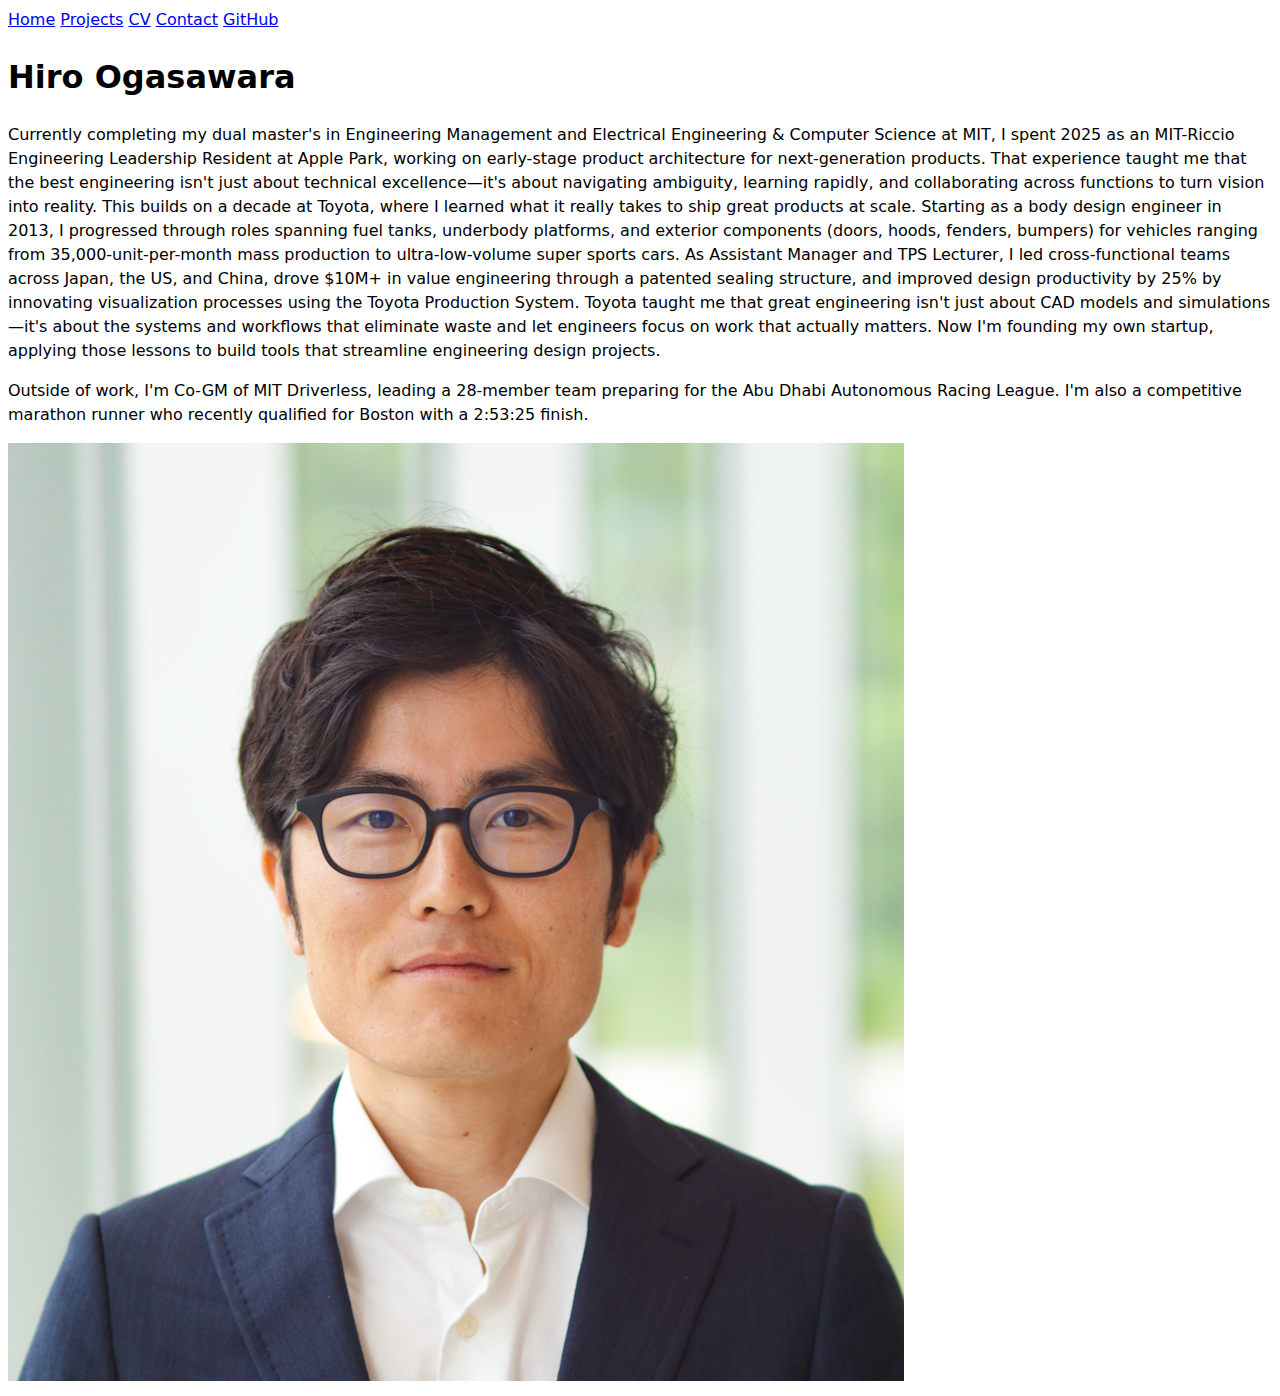
<file: index.html>
<!DOCTYPE html>
<html lang="en">
<head>
    <meta charset="UTF-8">
    <meta name="viewport" content="width=device-width, initial-scale=1.0">
    <title>Hiro Ogasawara: Personal site and portfolio</title>
<body>
    <nav>
    <a href="index.html" class="current">Home</a>
    <a href="projects/">Projects</a>
    <a href="cv/">CV</a>
    <a href="contact/">Contact</a>
    <a href="https://github.com/hiromitsdm" target="_blank">GitHub</a>
    </nav>
    <h1>Hiro Ogasawara</h1>
    <p>Currently completing my dual master's in Engineering Management and Electrical Engineering & Computer Science at MIT, I spent 2025 as an MIT-Riccio Engineering Leadership Resident at Apple Park, working on early-stage product architecture for next-generation products. That experience taught me that the best engineering isn't just about technical excellence—it's about navigating ambiguity, learning rapidly, and collaborating across functions to turn vision into reality. This builds on a decade at Toyota, where I learned what it really takes to ship great products at scale. Starting as a body design engineer in 2013, I progressed through roles spanning fuel tanks, underbody platforms, and exterior components (doors, hoods, fenders, bumpers) for vehicles ranging from 35,000-unit-per-month mass production to ultra-low-volume super sports cars. As Assistant Manager and TPS Lecturer, I led cross-functional teams across Japan, the US, and China, drove $10M+ in value engineering through a patented sealing structure, and improved design productivity by 25% by innovating visualization processes using the Toyota Production System. Toyota taught me that great engineering isn't just about CAD models and simulations—it's about the systems and workflows that eliminate waste and let engineers focus on work that actually matters. Now I'm founding my own startup, applying those lessons to build tools that streamline engineering design projects.</p>
    <p>Outside of work, I'm Co-GM of MIT Driverless, leading a 28-member team preparing for the Abu Dhabi Autonomous Racing League. I'm also a competitive marathon runner who recently qualified for Boston with a 2:53:25 finish.</p>
    <img src="./images/headshot-Hiro.png" alt="Hiro Ogasawara">
    <link rel="stylesheet" href="style.css">
</body>
</html>
</file>
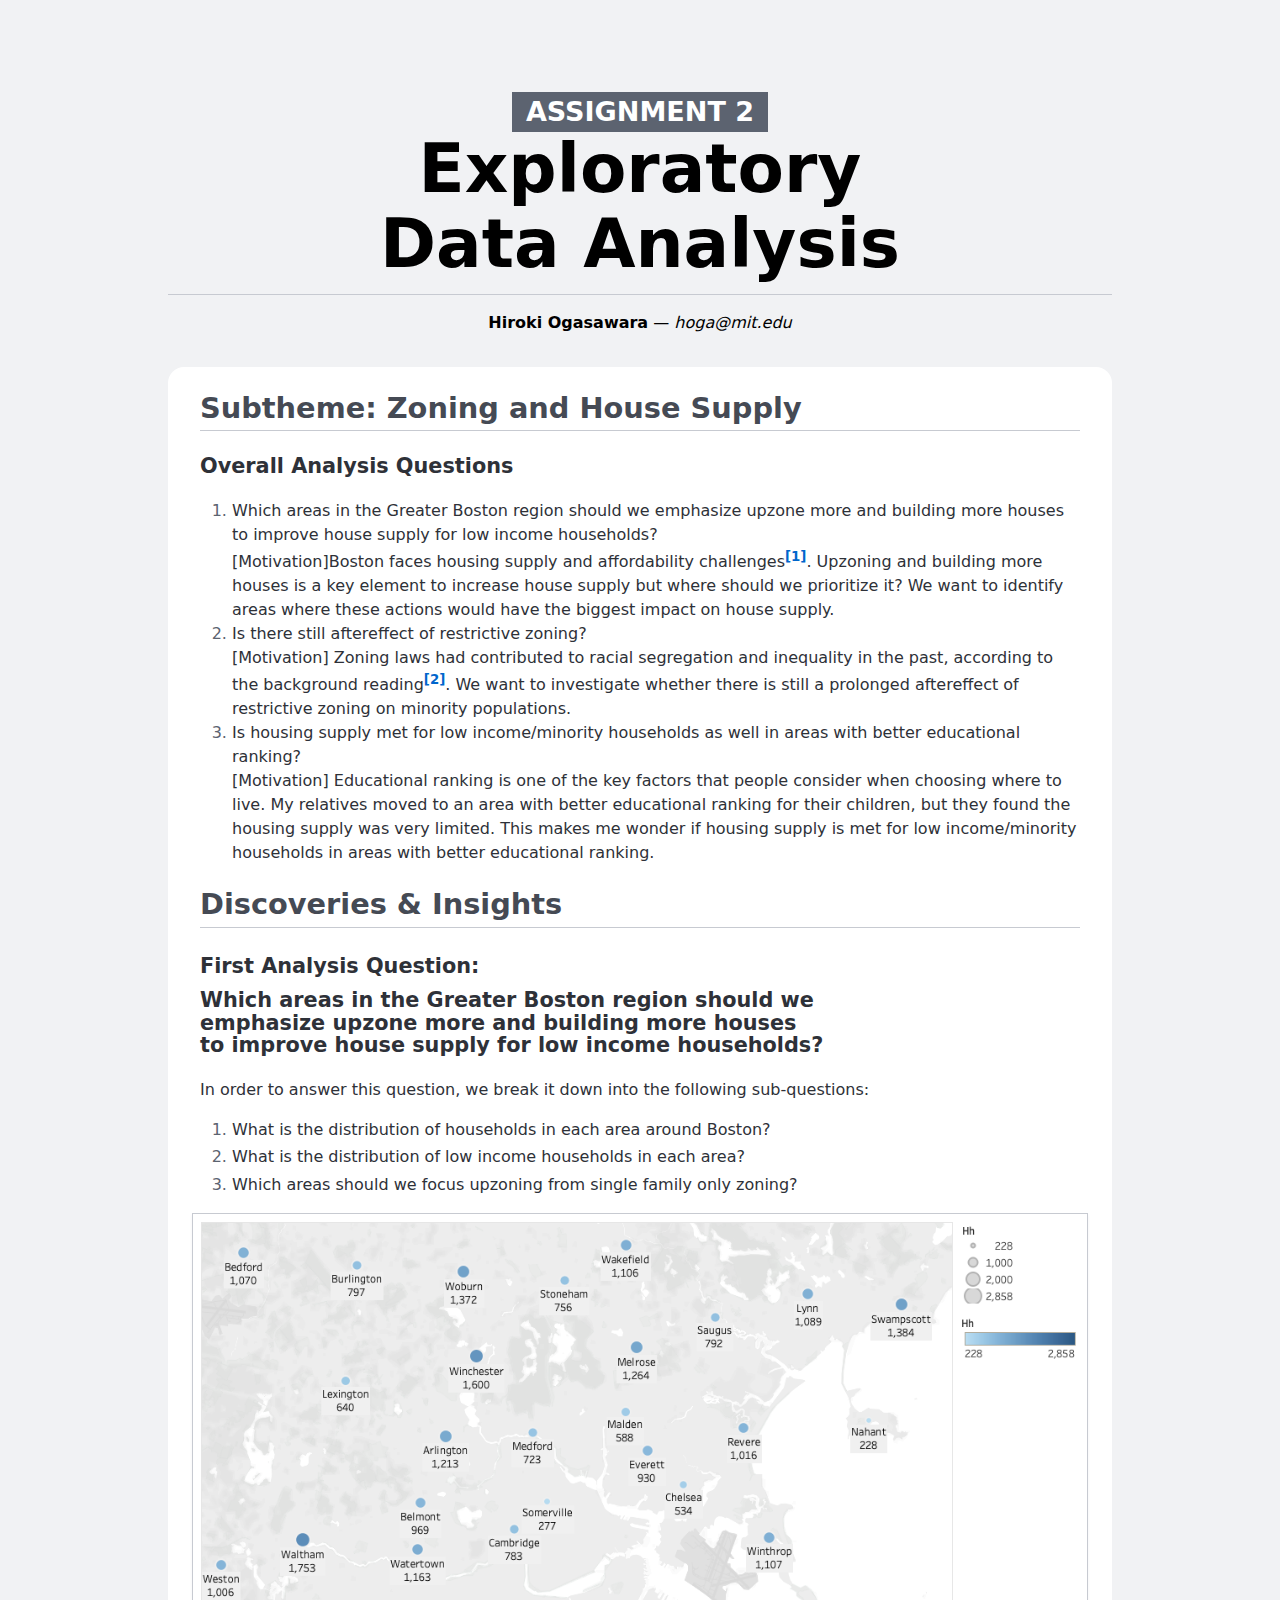
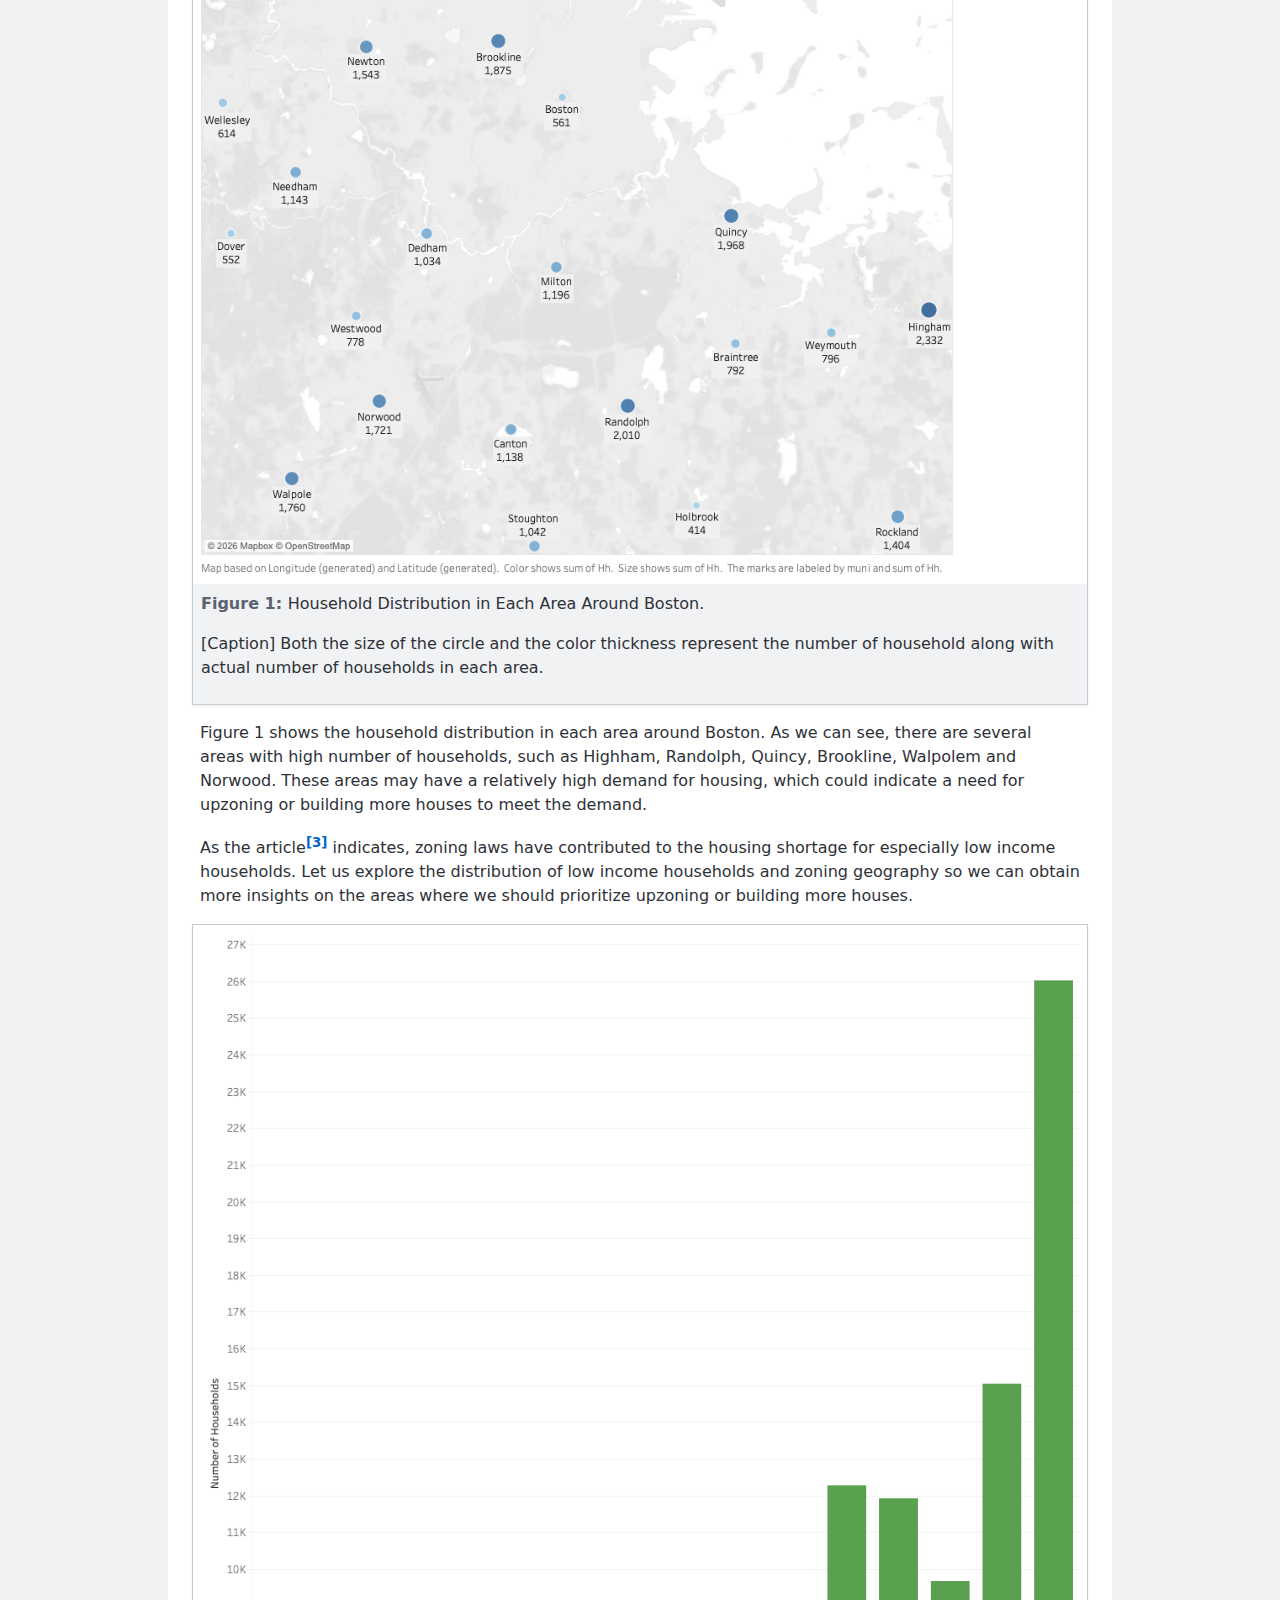
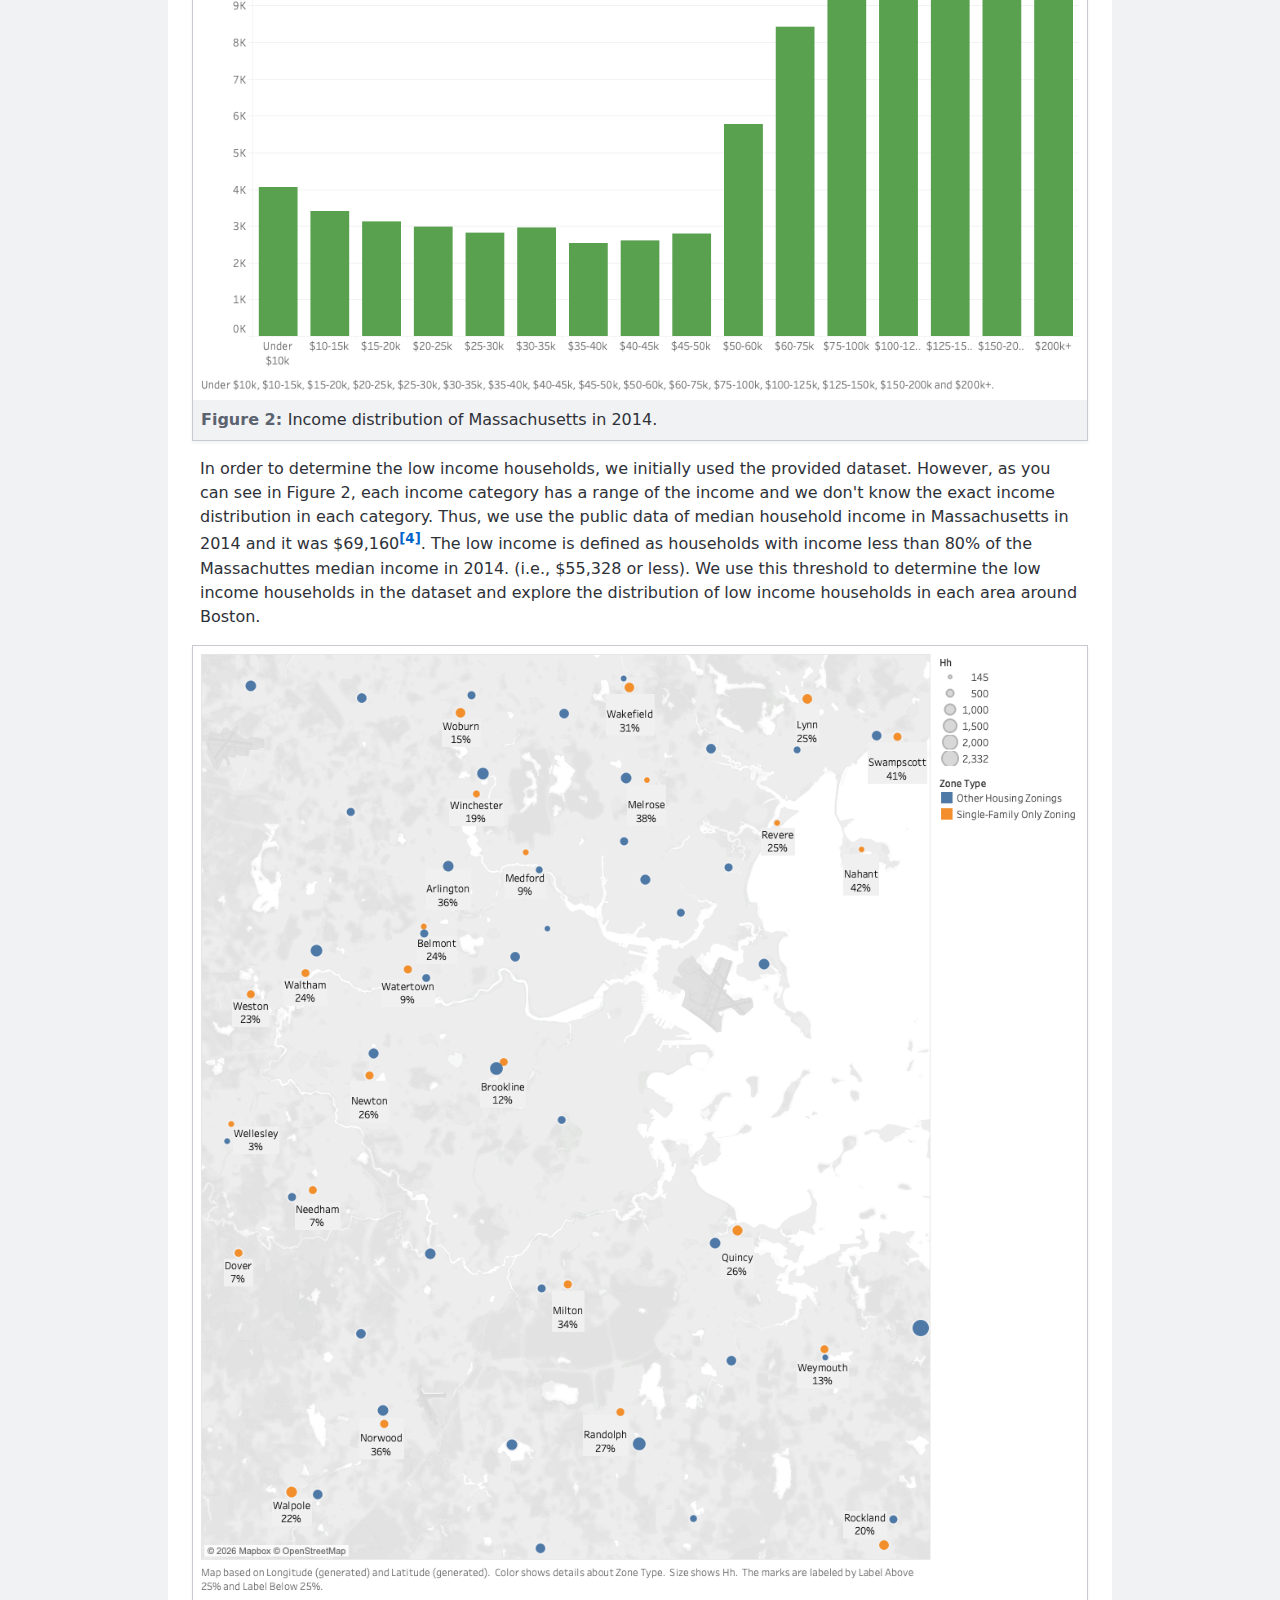
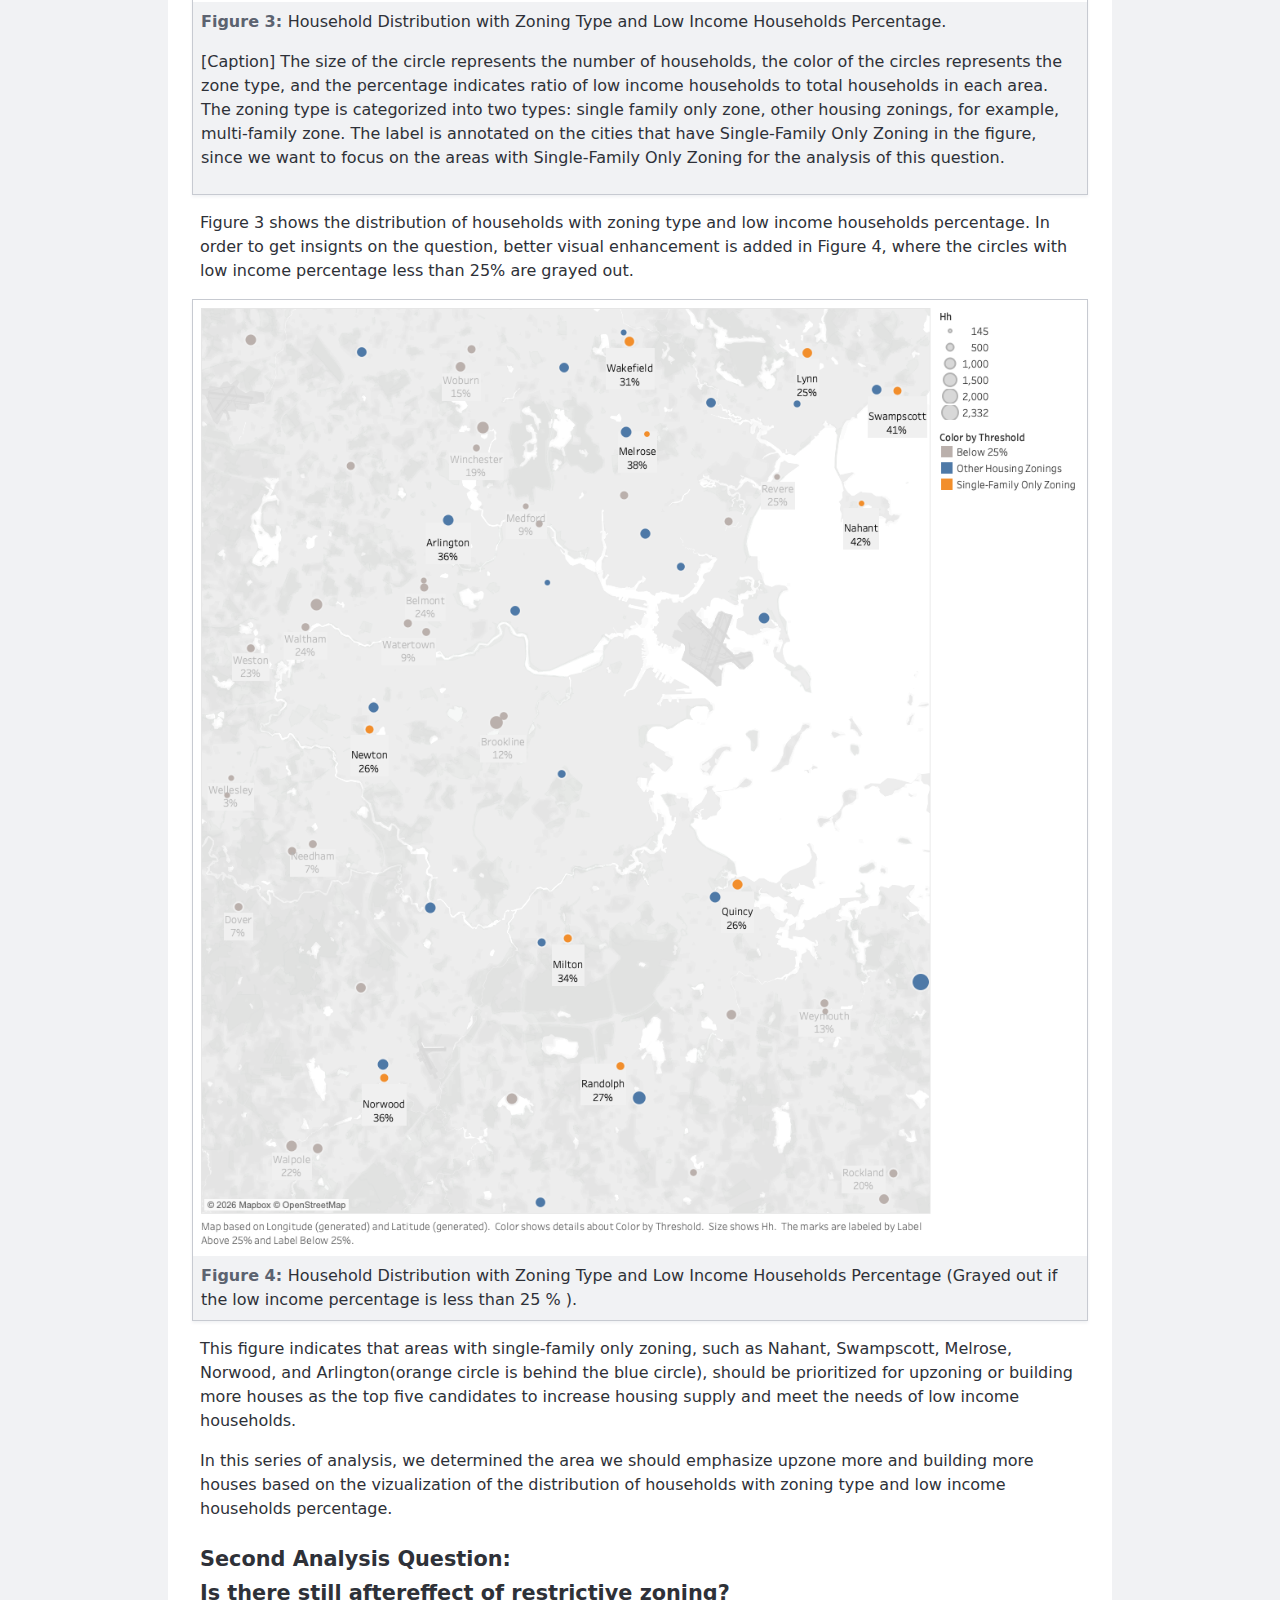
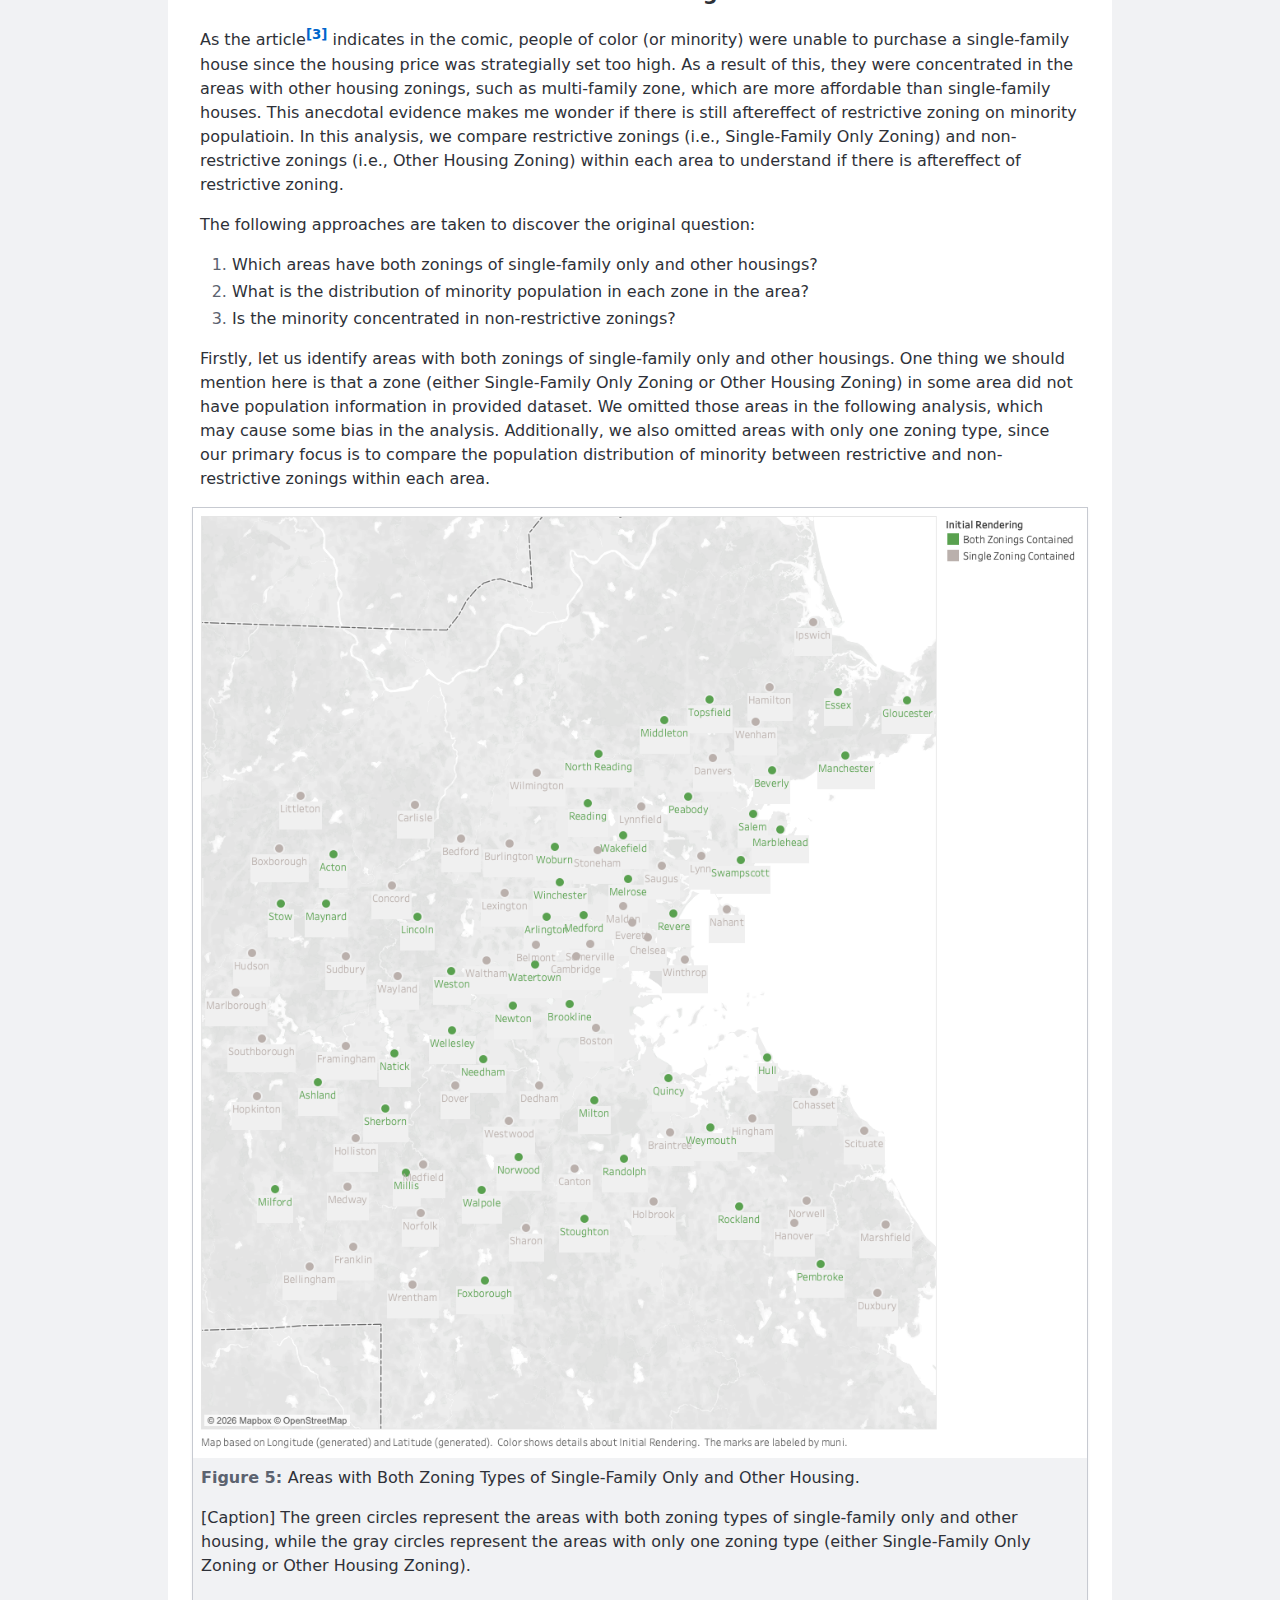
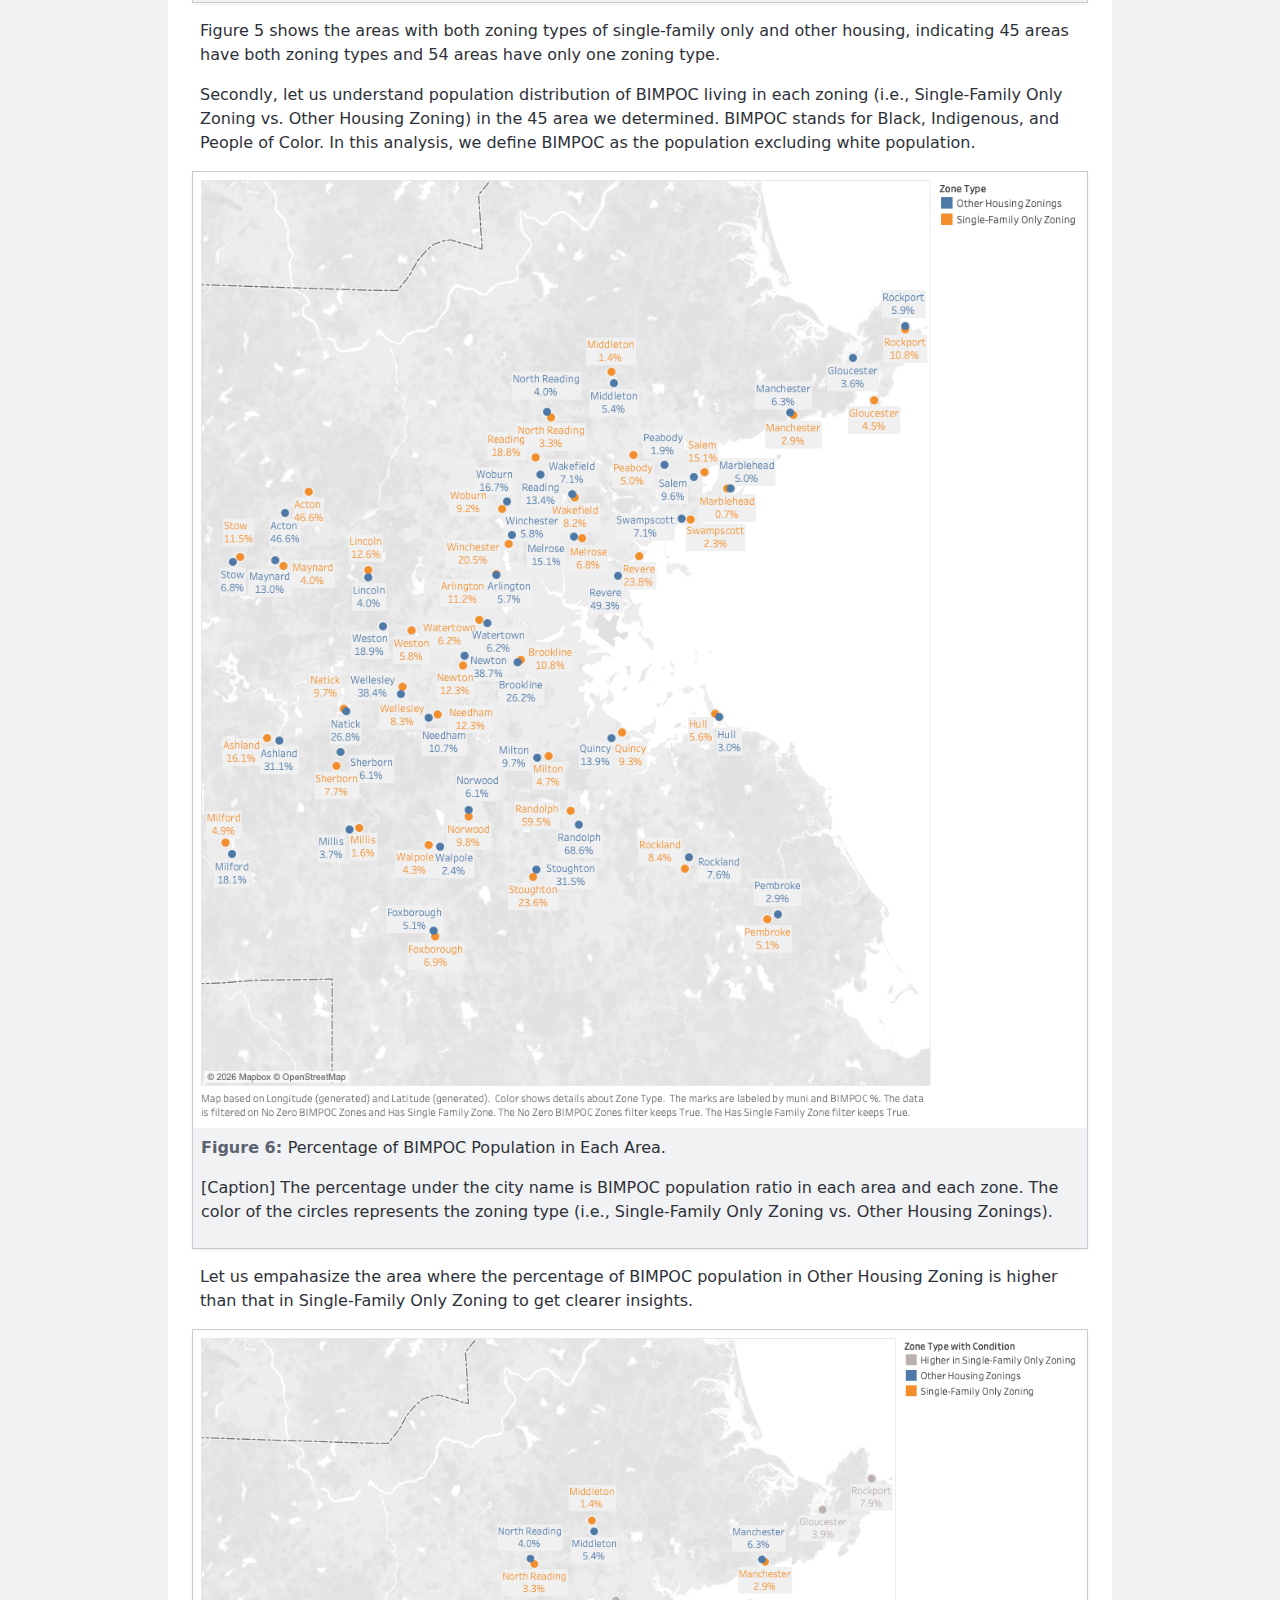
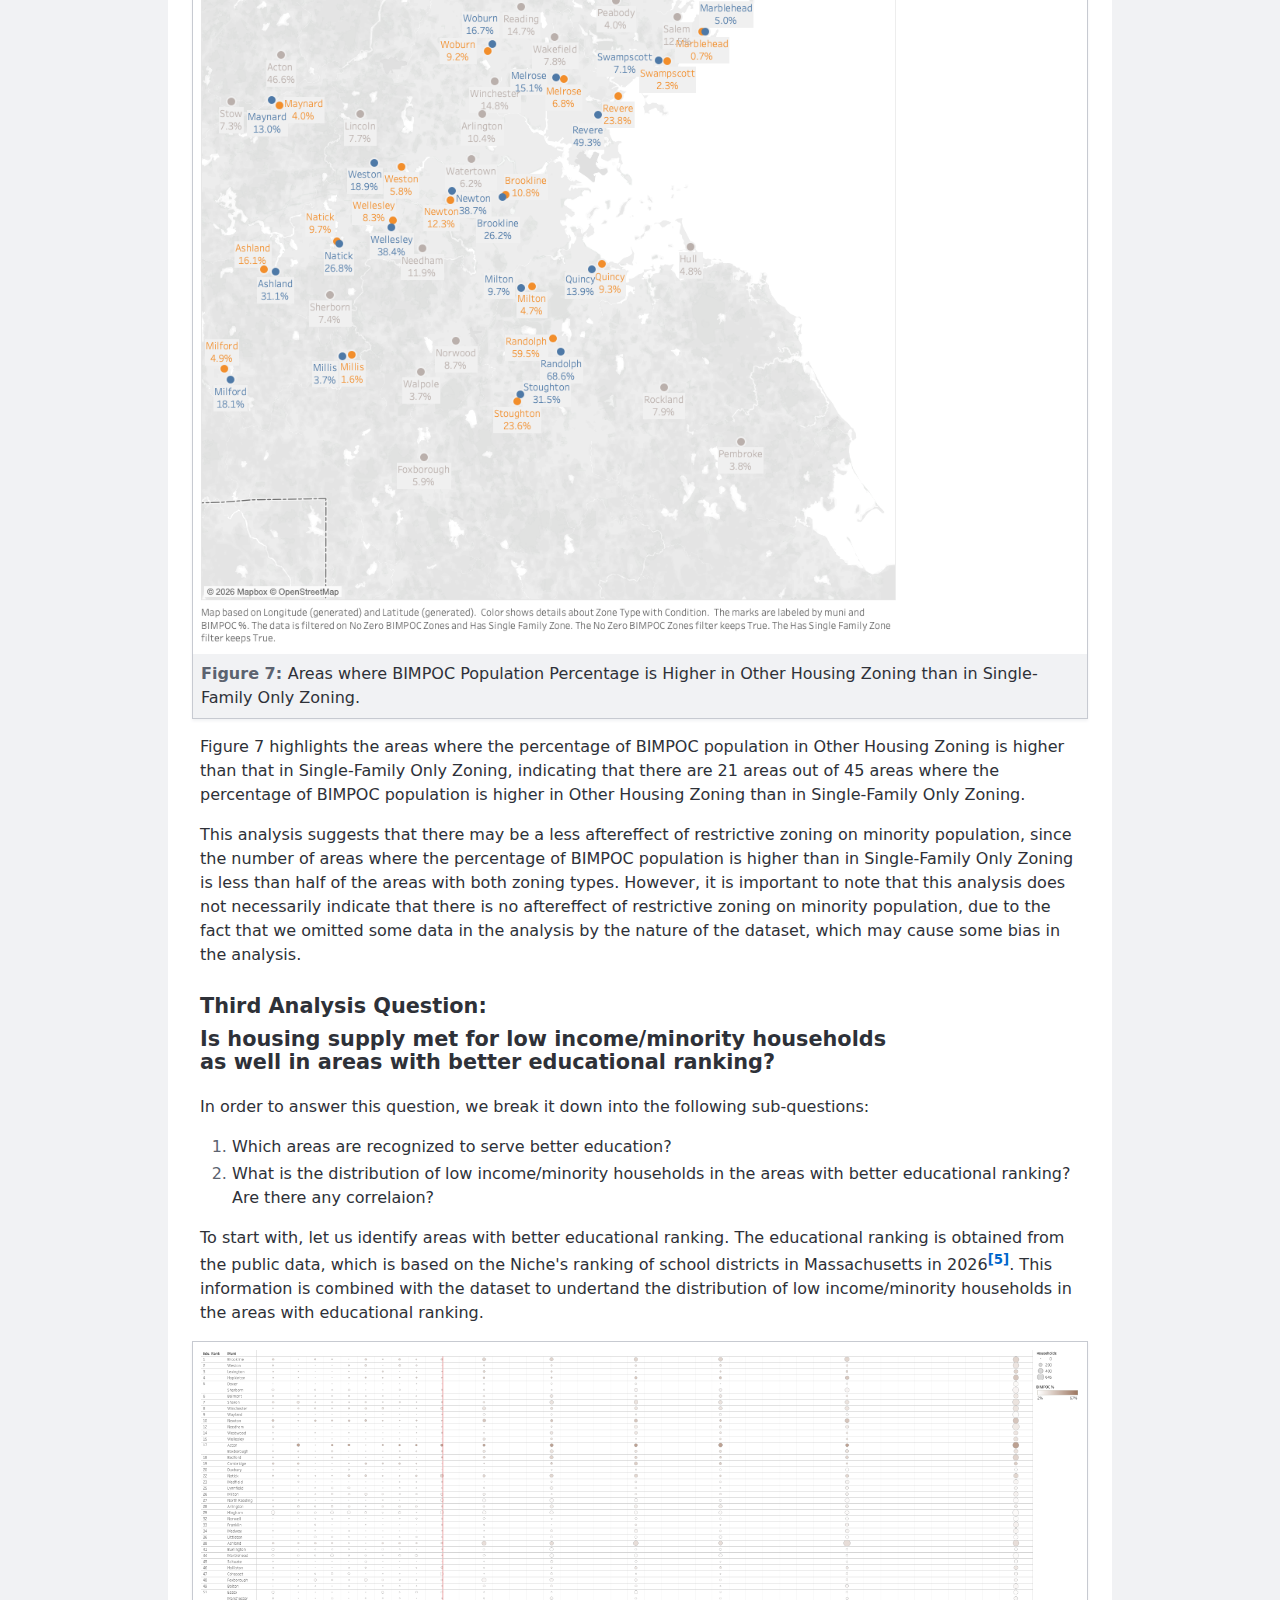
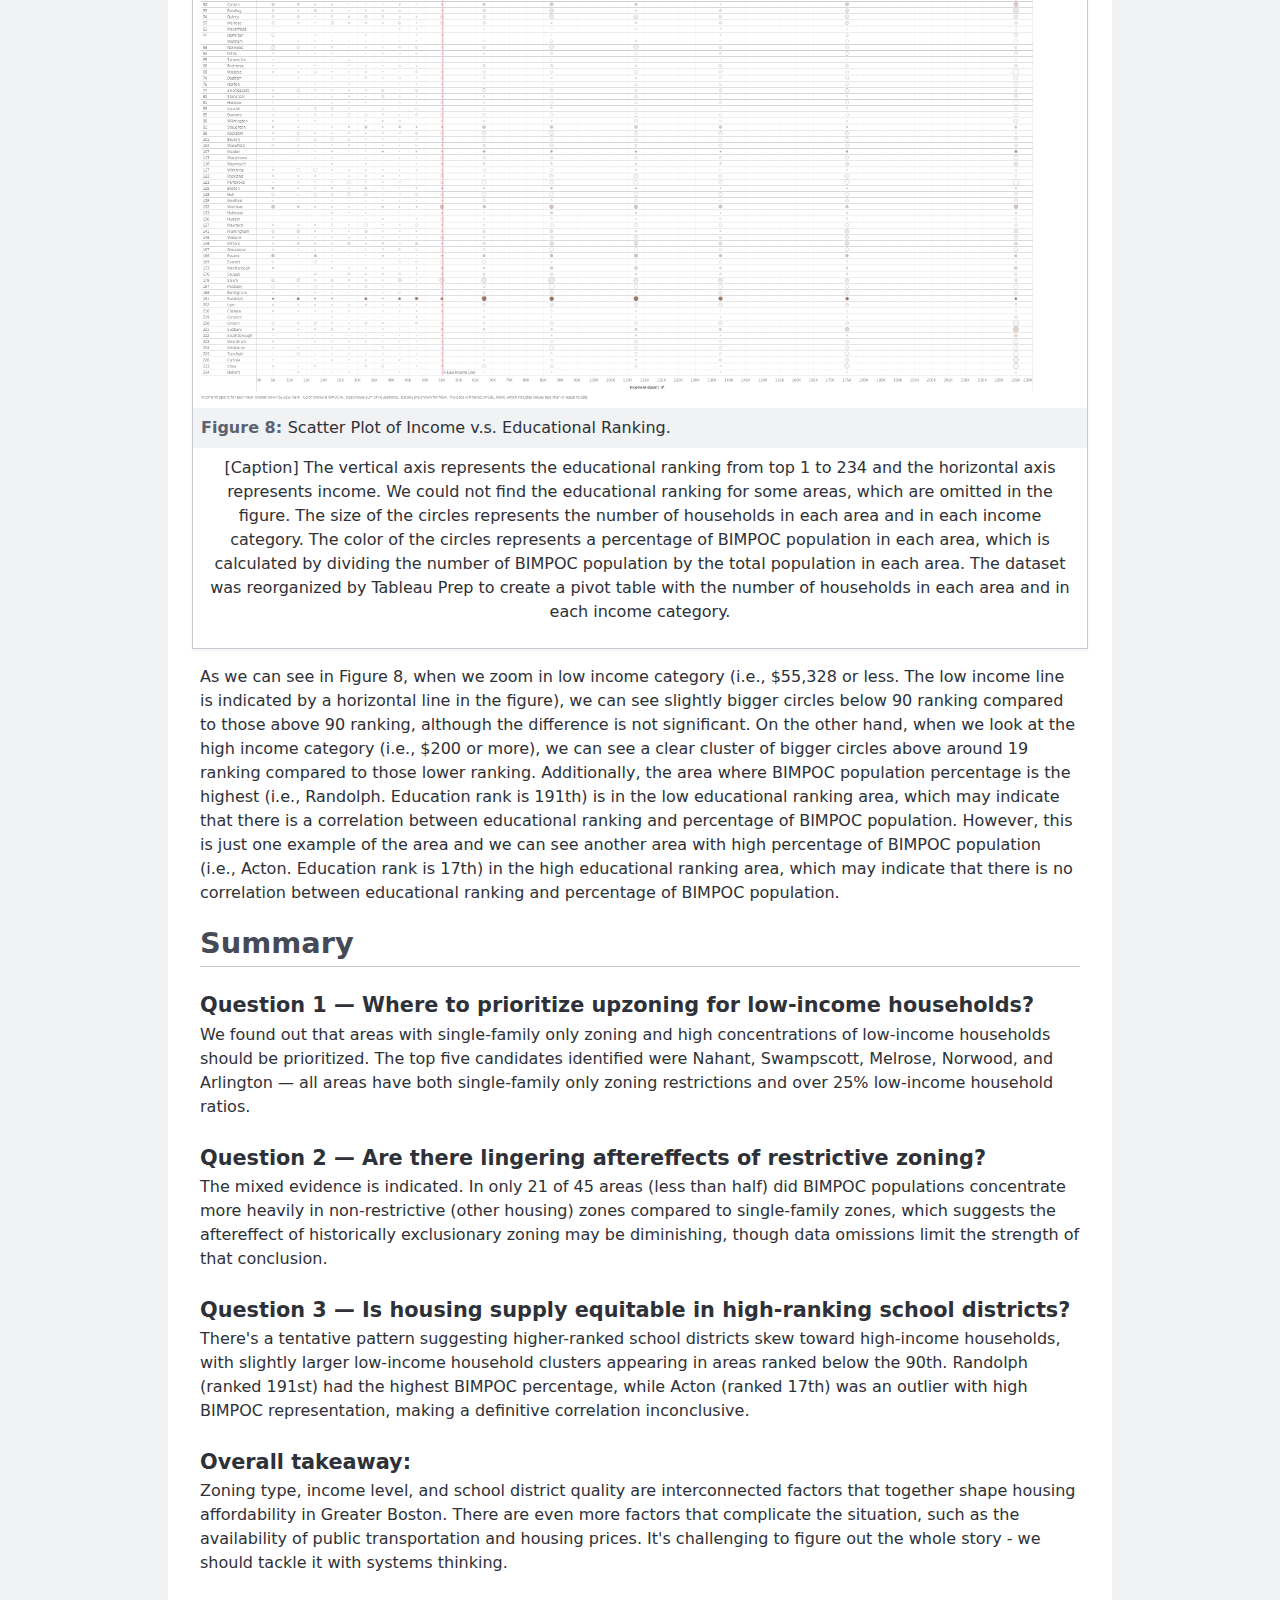
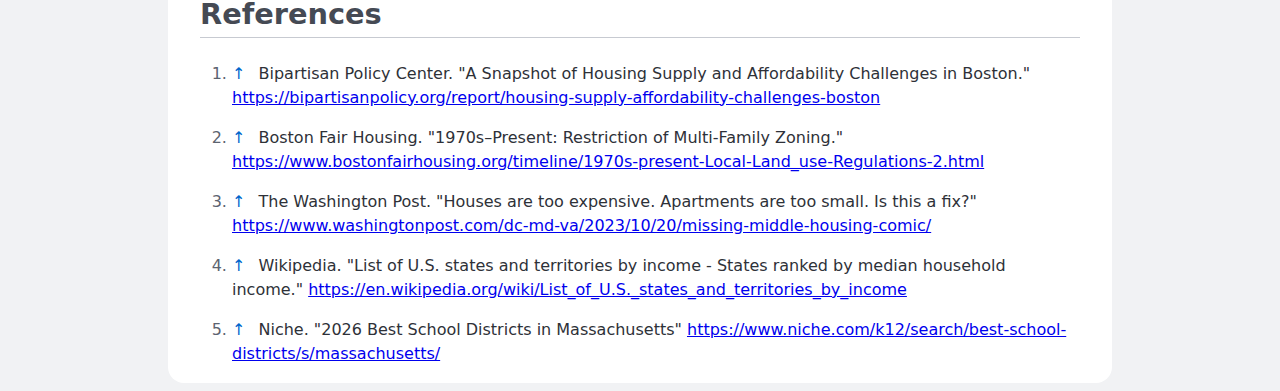
<file: projects/A2/A2_report.html>
<!DOCTYPE HTML>
<html lang="en">
<head>
	<title>Vis & Society Assignment 2</title>
	<link rel="stylesheet" href="style.css" />
</head>

<body>
	<header>
		<h1>
			<small>Assignment 2</small>
			Exploratory Data Analysis
		</h1>

		<p>
			<strong>Hiroki Ogasawara</strong> — <em>hoga@mit.edu</em>
		</p>
	</header>
	<main>
		<section>
			<h2>Subtheme: Zoning and House Supply</h2>

			<h3>Overall Analysis Questions</h3>
			<ol>
				<li>Which areas in the Greater Boston region should we emphasize upzone more and building more houses to improve house supply for low income households?</li>
				[Motivation]Boston faces housing supply and affordability challenges<sup id="cite1"><a href="#ref1" class="citation">[1]</a></sup>.
				Upzoning and building more houses is a key element to increase house supply but where should we prioritize it? We want to identify areas where these actions would have the biggest impact on house supply.</li>
				<li>Is there still aftereffect of restrictive zoning?</li>
				[Motivation] Zoning laws had contributed to racial segregation and inequality in the past, according to the background reading<sup id="cite2"><a href="#ref2" class="citation">[2]</a></sup>.
				We want to investigate whether there is still a prolonged aftereffect of restrictive zoning on minority populations.</li>
				<li>Is housing supply met for low income/minority households as well in areas with better educational ranking?</li>
				[Motivation] Educational ranking is one of the key factors that people consider when choosing where to live.
				My relatives moved to an area with better educational ranking for their children, but they found the housing supply was very limited.
				This makes me wonder if housing supply is met for low income/minority households in areas with better educational ranking.
				</li>

			</ol>
		</section>

		<section>
			<h2>Discoveries & Insights</h2>
			<h4>First Analysis Question:</h4>
			<h3>Which areas in the Greater Boston region should we emphasize upzone more and building more houses to improve house supply for low income households?</h3>

			<p>In order to answer this question, we break it down into the following sub-questions:</p>
			<ol>
     			<li>What is the distribution of households in each area around Boston?</li>
				<li>What is the distribution of low income households in each area?</li>
				<li>Which areas should we focus upzoning from single family only zoning?</li>
			</ol>
			<figure>
				<img src="Fig 1.png" alt="" />
				<figcaption>
				Household Distribution in Each Area Around Boston.
				<p>[Caption] Both the size of the circle and the color thickness represent the number of household along with actual number of households in each area.</p>
				</figcaption>
			</figure>
			<p>Figure 1 shows the household distribution in each area around Boston.
			As we can see, there are several areas with high number of households, such as Highham, Randolph, Quincy, Brookline, Walpolem and Norwood.
			These areas may have a relatively high demand for housing, which could indicate a need for upzoning or building more houses to meet the demand.
			</p>
			<p>As the article<sup id="cite3"><a href="#ref3" class="citation">[3]</a></sup> indicates, zoning laws have contributed to the housing shortage for especially low income households.
			 Let us explore the distribution of low income households and zoning geography so we can obtain more insights on the areas where we should prioritize upzoning or building more houses.</p>

			<figure>
				<img src="Fig 2.png" alt="" />
				<figcaption>
				Income distribution of Massachusetts in 2014.
				</figcaption>
			</figure>
			In order to determine the low income households, we initially used the provided dataset.
			However, as you can see in Figure 2, each income category has a range of the income and we don't know the exact income distribution in each category.
			Thus, we use the public data of median household income in Massachusetts in 2014 and it was $69,160<sup id="cite4"><a href="#ref4" class="citation">[4]</a></sup>.
			The low income is defined as households with income less than 80% of the Massachuttes median income in 2014. (i.e., $55,328 or less).
			We use this threshold to determine the low income households in the dataset and explore the distribution of low income households in each area around Boston.

			<figure>
				<img src="Fig 3.png" alt="" />
				<figcaption>
				Household Distribution with Zoning Type and Low Income Households Percentage.
				<p>
				[Caption] The size of the circle represents the number of households, the color of the circles represents the zone type, and the percentage indicates ratio of low income households to total households in each area.
				The zoning type is categorized into two types: single family only zone, other housing zonings, for example, multi-family zone.
				The label is annotated on the cities that have Single-Family Only Zoning in the figure, since we want to focus on the areas with Single-Family Only Zoning for the analysis of this question.
				</p>
				</figcaption>
			</figure>
			<p>
			Figure 3 shows the distribution of households with zoning type and low income households percentage.
			In order to get insignts on the question, better visual enhancement is added in Figure 4, where the circles with low income percentage less than 25% are grayed out.
			</p>
			<figure>
				<img src="Fig 4.png" alt="" />
				<figcaption>
				Household Distribution with Zoning Type and Low Income Households Percentage (Grayed out if the low income percentage is less than 25 % ).
				</figcaption>
			</figure>
			<p>
			This figure indicates that areas with single-family only zoning, such as Nahant, Swampscott, Melrose, Norwood, and Arlington(orange circle is behind the blue circle), should be prioritized for upzoning or building more houses as the top five candidates to increase housing supply and meet the needs of low income households.
			</p>
			<p>
			In this series of analysis, we determined the area we should emphasize upzone more and building more houses based on the vizualization of the distribution of households with zoning type and low income households percentage.
			</p>



			<h4>Second Analysis Question:</h4>
			<h3>Is there still aftereffect of restrictive zoning?</h3>

			<p>As the article<sup id="cite3-2"><a href="#ref3" class="citation">[3]</a></sup> indicates in the comic,
			people of color (or minority) were unable to purchase a single-family house since the housing price was strategially set too high.
			As a result of this, they were concentrated in the areas with other housing zonings, such as multi-family zone, which are more affordable than single-family houses.
			This anecdotal evidence makes me wonder if there is still aftereffect of restrictive zoning on minority populatioin.
			In this analysis, we compare restrictive zonings (i.e., Single-Family Only Zoning) and non-restrictive zonings (i.e., Other Housing Zoning) within each area
			to understand if there is aftereffect of restrictive zoning.
			</p>


			<p>The following approaches are taken to discover the original question:</p>
			<ol>
				<li>Which areas have both zonings of single-family only and other housings?</li>
				<li>What is the distribution of minority population in each zone in the area?</li>
				<li>Is the minority concentrated in non-restrictive zonings?</li>
			</ol>
			Firstly, let us identify areas with both zonings of single-family only and other housings.
			One thing we should mention here is that a zone (either Single-Family Only Zoning or Other Housing Zoning) in some area did not have population information in provided dataset.
			We omitted those areas in the following analysis, which may cause some bias in the analysis.
			Additionally, we also omitted areas with only one zoning type, since our primary focus is to compare the population distribution of minority between restrictive and non-restrictive zonings within each area.

			<figure>
				<img src="Fig 5.png" alt="" />
				<figcaption>
				Areas with Both Zoning Types of Single-Family Only and Other Housing.
				<p>
				[Caption] The green circles represent the areas with both zoning types of single-family only and other housing, while the gray circles represent the areas with only one zoning type (either Single-Family Only Zoning or Other Housing Zoning).
				</p>
				</figcaption>
			</figure>

			Figure 5 shows the areas with both zoning types of single-family only and other housing, indicating 45 areas have both zoning types and 54 areas have only one zoning type.

			<p>Secondly, let us understand population distribution of BIMPOC living in each zoning (i.e., Single-Family Only Zoning vs. Other Housing Zoning) in the 45 area we determined.
			BIMPOC stands for Black, Indigenous, and People of Color. In this analysis, we define BIMPOC as the population excluding white population.
			</p>

			<figure>
				<img src="Fig 6.png" alt="" />
				<figcaption>
				Percentage of BIMPOC Population in Each Area.
				<p>
				[Caption] The percentage under the city name is BIMPOC population ratio in each area and each zone.
				The color of the circles represents the zoning type (i.e., Single-Family Only Zoning vs. Other Housing Zonings).
				</p>
				</figcaption>
			</figure>
			<p>
			Let us empahasize the area where the percentage of BIMPOC population in Other Housing Zoning is higher than that in Single-Family Only Zoning to get clearer insights.
			</p>
			<figure>
				<img src="Fig 7.png" alt="" />
				<figcaption>
				Areas where BIMPOC Population Percentage is Higher in Other Housing Zoning than in Single-Family Only Zoning.
				</figcaption>
			</figure>
			<p>
			Figure 7 highlights the areas where the percentage of BIMPOC population in Other Housing Zoning is higher than that in Single-Family Only Zoning,
			indicating that there are 21 areas out of 45 areas where the percentage of BIMPOC population is higher in Other Housing Zoning than in Single-Family Only Zoning.
			</p>
			<p>
			This analysis suggests that there may be a less aftereffect of restrictive zoning on minority population,
			since the number of areas where the percentage of BIMPOC population is higher than in Single-Family Only Zoning is less than half of the areas with both zoning types.
			However, it is important to note that this analysis does not necessarily indicate that there is no aftereffect of restrictive zoning on minority population,
			due to the fact that we omitted some data in the analysis by the nature of the dataset, which may cause some bias in the analysis.
			</p>

			<h4>Third Analysis Question:</h4>
			<h3>Is housing supply met for low income/minority households as well in areas with better educational ranking?</h3>

			<p>In order to answer this question, we break it down into the following sub-questions:</p>
			<ol>
     			<li>Which areas are recognized to serve better education?</li>
				<li>What is the distribution of low income/minority households in the areas with better educational ranking? Are there any correlaion?</li>
			</ol>
			To start with, let us identify areas with better educational ranking. The educational ranking is obtained from the public data, which is based on the Niche's ranking of school districts in Massachusetts in 2026<sup id="cite5"><a href="#ref5" class="citation">[5]</a></sup>.
			This information is combined with the dataset to undertand the distribution of low income/minority households in the areas with educational ranking.
			<figure>
				<img src="Fig 8.png" alt="" />
				<figcaption>
				Scatter Plot of Income v.s. Educational Ranking.
				</figcaption>
				<p>
				[Caption] The vertical axis represents the educational ranking from top 1 to 234 and the horizontal axis represents income. We could not find the educational ranking for some areas, which are omitted in the figure.
				The size of the circles represents the number of households in each area and in each income category.
				The color of the circles represents a percentage of BIMPOC population in each area, which is calculated by dividing the number of BIMPOC population by the total population in each area.
				The dataset was reorganized by Tableau Prep to create a pivot table with the number of households in each area and in each income category.
				</p>
			</figure>
			<p>
			As we can see in Figure 8, when we zoom in low income category (i.e., $55,328 or less. The low income line is indicated by a horizontal line in the figure), we can see slightly bigger circles below 90 ranking compared to those above 90 ranking, although the difference is not significant.
			On the other hand, when we look at the high income category (i.e., $200 or more), we can see a clear cluster of bigger circles above around 19 ranking compared to those lower ranking.
			Additionally, the area where BIMPOC population percentage is the highest (i.e., Randolph. Education rank is 191th) is in the low educational ranking area, which may indicate that there is a correlation between educational ranking and percentage of BIMPOC population.
			However, this is just one example of the area and we can see another area with high percentage of BIMPOC population (i.e., Acton. Education rank is 17th) in the high educational ranking area, which may indicate that there is no correlation between educational ranking and percentage of BIMPOC population.
			</p>
		</section>

		<section>
			<h2>Summary</h2>
			<h4>
			Question 1 — Where to prioritize upzoning for low-income households?
			</h4>
			<p>
			We found out that areas with single-family only zoning and high concentrations of low-income households should be prioritized. The top five candidates identified were Nahant, Swampscott, Melrose, Norwood, and Arlington — all areas have both single-family only zoning restrictions and over 25% low-income household ratios.
			</p>
			<h4>
			Question 2 — Are there lingering aftereffects of restrictive zoning?
			</h4>
			<p>
			The mixed evidence is indicated. In only 21 of 45 areas (less than half) did BIMPOC populations concentrate more heavily in non-restrictive (other housing) zones compared to single-family zones, which suggests the aftereffect of historically exclusionary zoning may be diminishing, though data omissions limit the strength of that conclusion.
			</p>
			<h4>
			Question 3 — Is housing supply equitable in high-ranking school districts?
			</h4>
			<p>
			There's a tentative pattern suggesting higher-ranked school districts skew toward high-income households, with slightly larger low-income household clusters appearing in areas ranked below the 90th. Randolph (ranked 191st) had the highest BIMPOC percentage, while Acton (ranked 17th) was an outlier with high BIMPOC representation, making a definitive correlation inconclusive.
			</p>
			<h4>
			Overall takeaway:
			</h4>
			<p>
			Zoning type, income level, and school district quality are interconnected factors that together shape housing affordability in Greater Boston. There are even more factors that complicate the situation, such as the availability of public transportation and housing prices. It's challenging to figure out the whole story - we should tackle it with systems thinking.
			</p>
		</section>

		<section>
			<h2>References</h2>
			<ol class="references">
				<li id="ref1">
					<a href="#cite1" class="back-ref">↑</a>
					Bipartisan Policy Center. "A Snapshot of Housing Supply and Affordability Challenges in Boston."
					<a href="https://bipartisanpolicy.org/report/housing-supply-affordability-challenges-boston/#:~:text=Background,substantially%20over%20the%20same%20period." target="_blank">https://bipartisanpolicy.org/report/housing-supply-affordability-challenges-boston</a>
				</li>
				<li id="ref2">
					<a href="#cite2" class="back-ref">↑</a>
					Boston Fair Housing. "1970s–Present: Restriction of Multi-Family Zoning."
					<a href="https://www.bostonfairhousing.org/timeline/1970s-present-Local-Land_use-Regulations-2.html" target="_blank">https://www.bostonfairhousing.org/timeline/1970s-present-Local-Land_use-Regulations-2.html</a>
				</li>
				<li id="ref3">
					<a href="#cite3" class="back-ref">↑</a>
					The Washington Post. "Houses are too expensive. Apartments are too small. Is this a fix?"
					<a href="https://www.washingtonpost.com/dc-md-va/2023/10/20/missing-middle-housing-comic/" target="_blank">https://www.washingtonpost.com/dc-md-va/2023/10/20/missing-middle-housing-comic/</a>
				</li>
				<li id="ref4">
					<a href="#cite4" class="back-ref">↑</a>
					Wikipedia. "List of U.S. states and territories by income - States ranked by median household income."
					<a href="https://en.wikipedia.org/wiki/List_of_U.S._states_and_territories_by_income#:~:text=Table_title:%20States%20ranked%20by%20median%20household%20income,%7C%202023:%20$99%2C781%20%7C%202014:%20$71%2C919%20%7C" target="_blank">https://en.wikipedia.org/wiki/List_of_U.S._states_and_territories_by_income</a>
				</li>
				<li id="ref5">
					<a href="#cite5" class="back-ref">↑</a>
					Niche. "2026 Best School Districts in Massachusetts"
					<a href="https://www.niche.com/k12/search/best-school-districts/s/massachusetts/" target="_blank">https://www.niche.com/k12/search/best-school-districts/s/massachusetts/</a>
				</li>
			</ol>
		</section>
	</main>
</body>
</html>
</file>
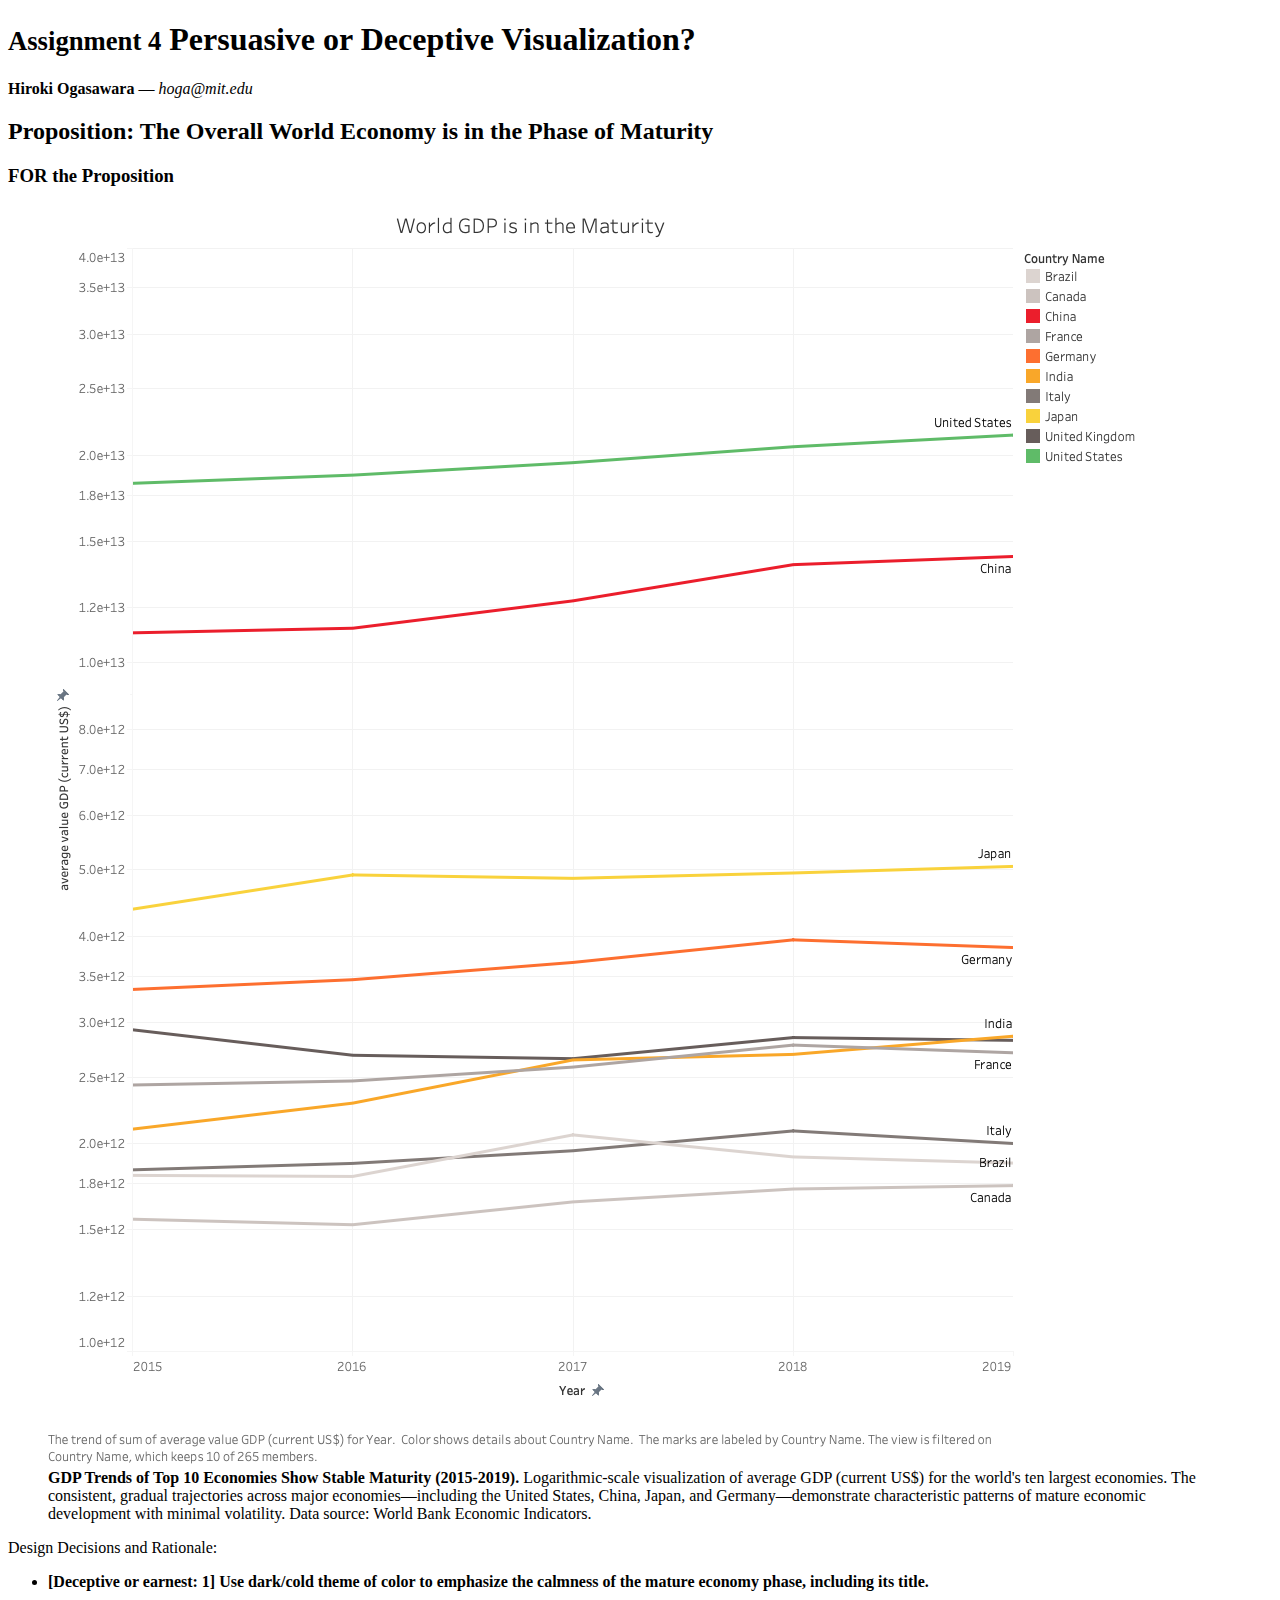
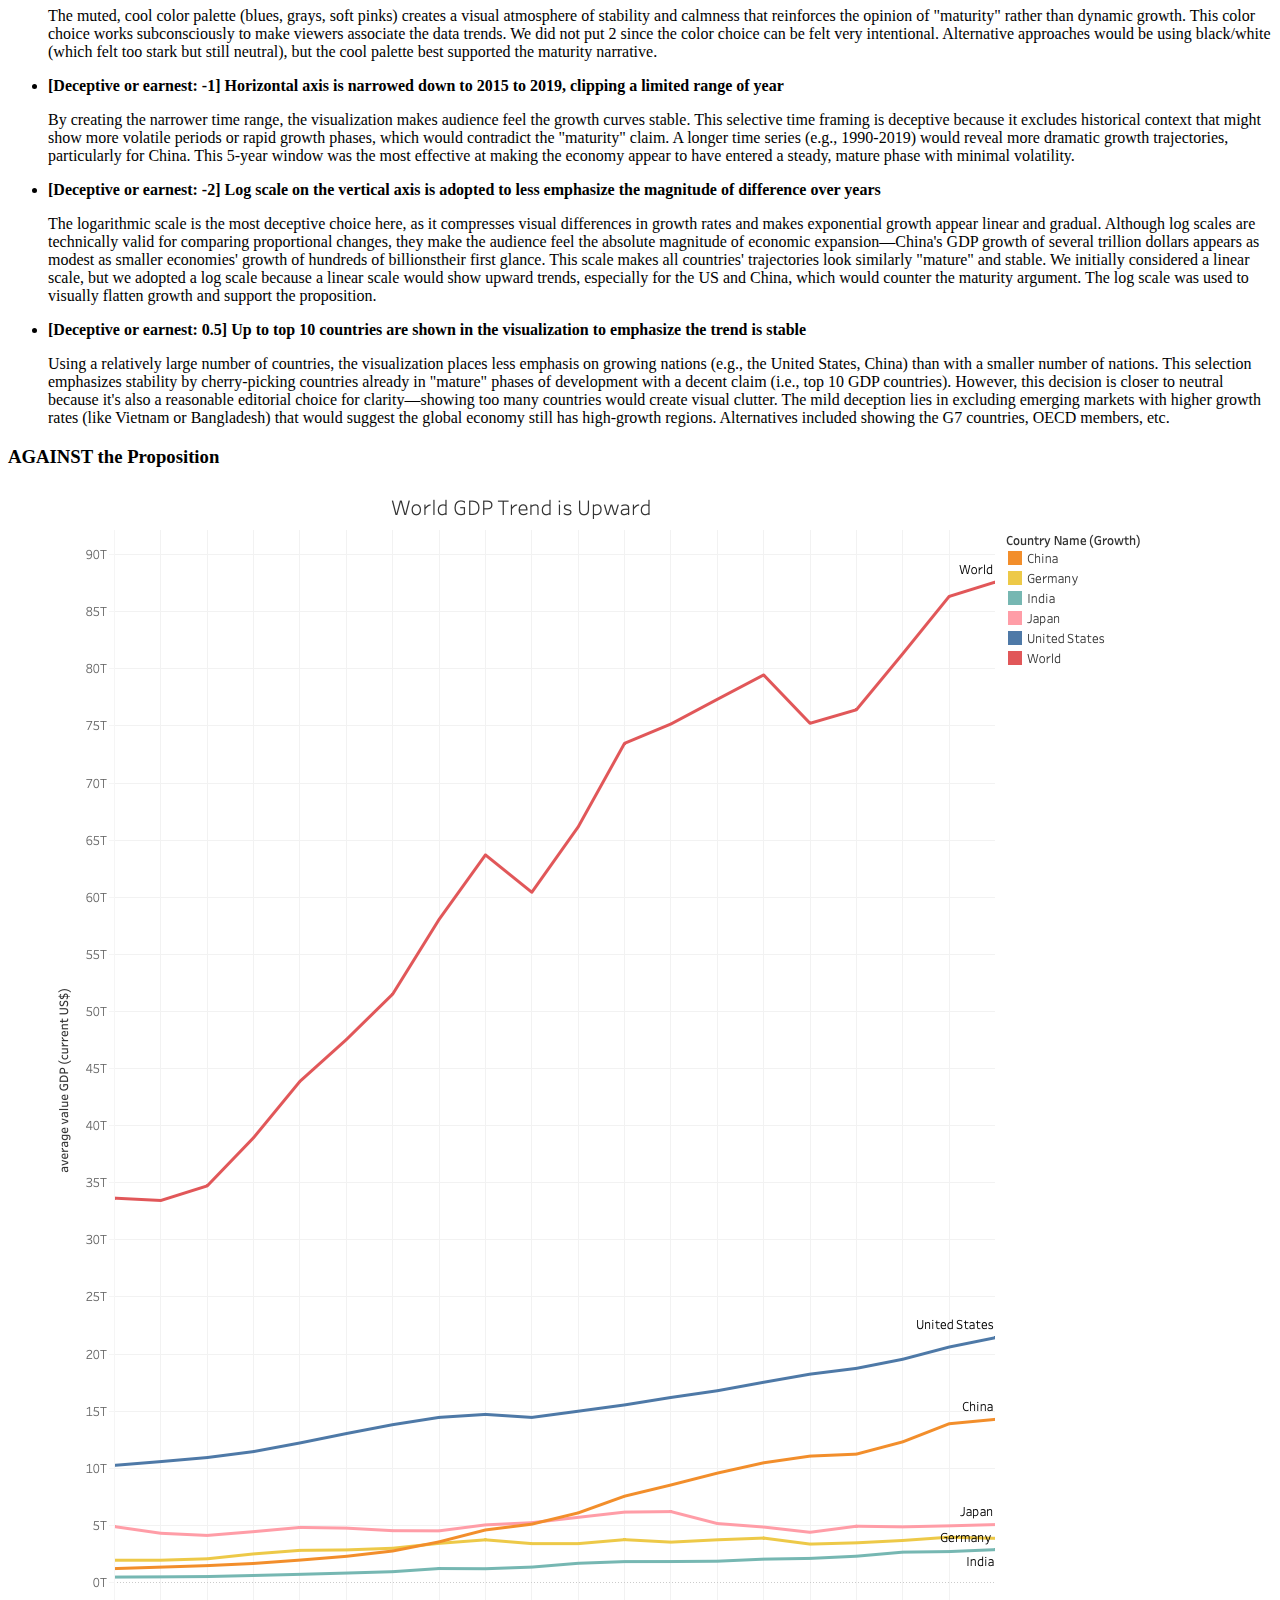
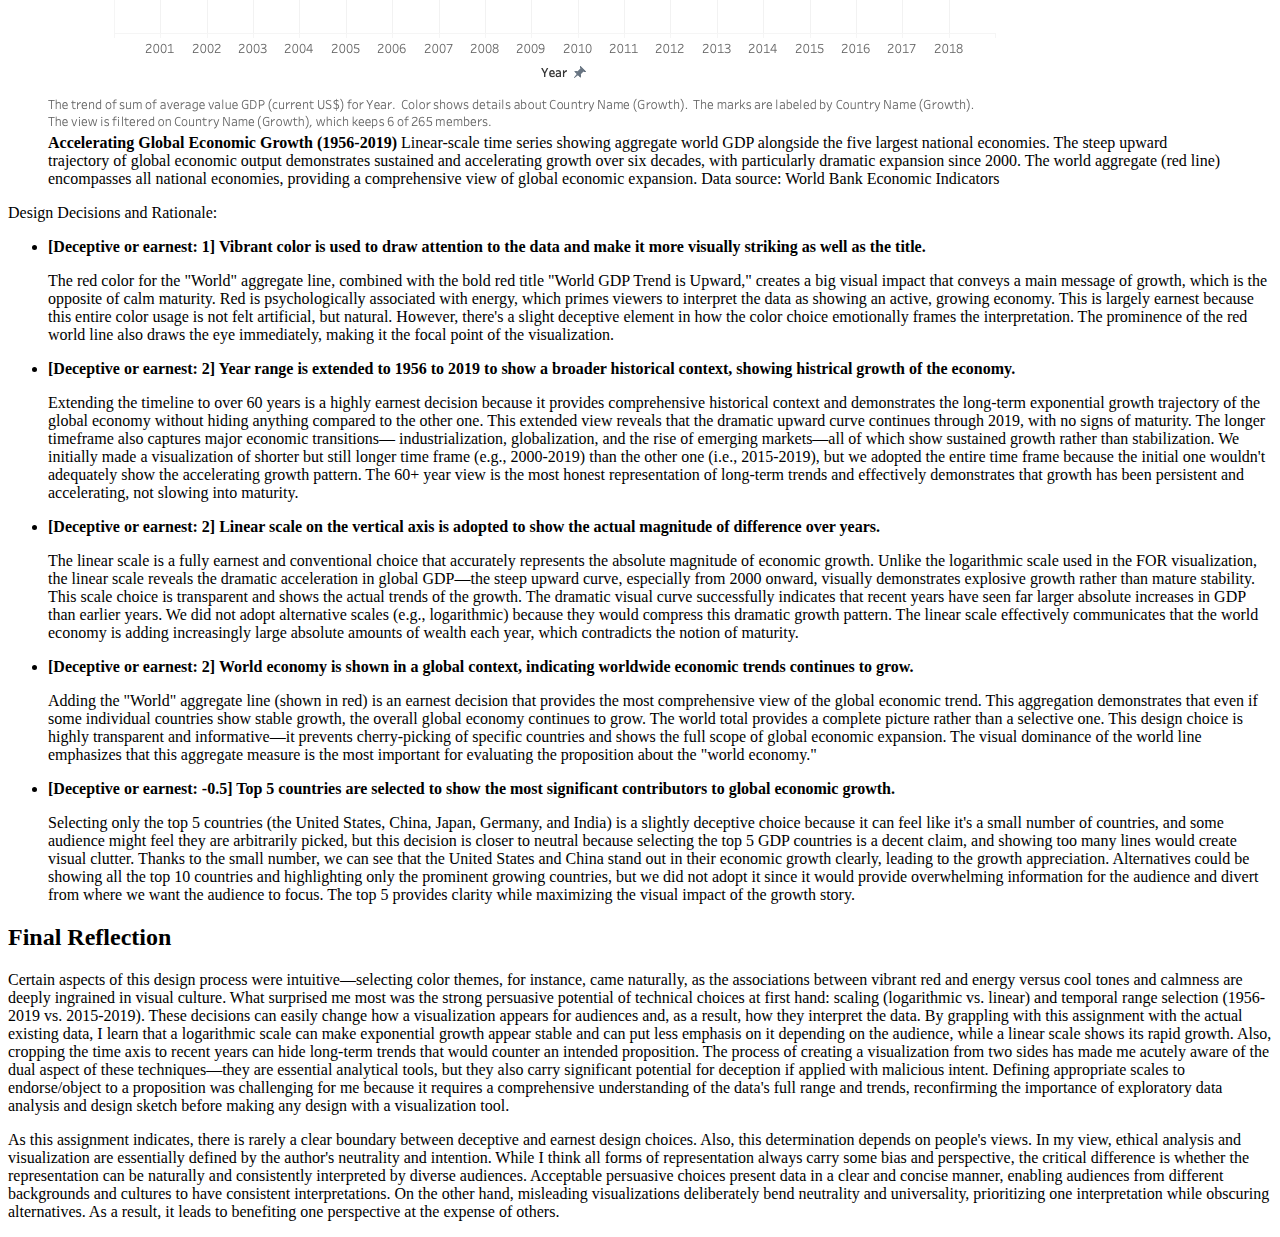
<file: projects/A4/A4_report.html>
<!DOCTYPE HTML>
<html lang="en">
<head>
	<title>Vis & Society Assignment 3</title>
	<link rel="stylesheet" href="https://vis-society.github.io/assignments/report.css" />
</head>

<body>
	<header>
		<h1>
			<small>Assignment 4</small>
			Persuasive or Deceptive Visualization?
		</h1>

		<p>
			<strong>Hiroki Ogasawara</strong> — <em>hoga@mit.edu</em>
		</p>
	</header>

	<main>
    <h2>Proposition: The Overall World Economy is in the Phase of Maturity</h2>

		<section>
      <h3>FOR the Proposition</h3>

      <figure>
				<img src="Maturity.png" alt="" />
				<figcaption>
					<strong>GDP Trends of Top 10 Economies Show Stable Maturity (2015-2019). </strong>
					Logarithmic-scale visualization of average GDP (current US$) for the world's ten largest economies. The consistent, gradual trajectories across major economies—including the United States, China, Japan, and Germany—demonstrate characteristic patterns of mature economic development with minimal volatility. Data source: World Bank Economic Indicators.
				</figcaption>
			</figure>

			<p>
				Design Decisions and Rationale:
			</p>

			<ul>
				<li><strong>[Deceptive or earnest: 1] Use dark/cold theme of color to emphasize the calmness of the mature economy phase, including its title.</strong></li>
				<p>The muted, cool color palette (blues, grays, soft pinks) creates a visual atmosphere of stability and calmness that reinforces the opinion of "maturity" rather than dynamic growth. This color choice works subconsciously to make viewers associate the data trends. We did not put 2 since the color choice can be felt very intentional. Alternative approaches would be using black/white (which felt too stark but still neutral), but the cool palette best supported the maturity narrative.</p>
				<li><strong>[Deceptive or earnest: -1] Horizontal axis is narrowed down to 2015 to 2019, clipping a limited range of year</strong></li>
				<p>By creating the narrower time range, the visualization makes audience feel the growth curves stable. This selective time framing is deceptive because it excludes historical context that might show more volatile periods or rapid growth phases, which would contradict the "maturity" claim. A longer time series (e.g., 1990-2019) would reveal more dramatic growth trajectories, particularly for China. This 5-year window was the most effective at making the economy appear to have entered a steady, mature phase with minimal volatility.</p>
				<li><strong>[Deceptive or earnest: -2] Log scale on the vertical axis is adopted to less emphasize the magnitude of difference over years</strong></li>
				<p>The logarithmic scale is the most deceptive choice here, as it compresses visual differences in growth rates and makes exponential growth appear linear and gradual. Although log scales are technically valid for comparing proportional changes, they make the audience feel the absolute magnitude of economic expansion—China's GDP growth of several trillion dollars appears as modest as smaller economies' growth of hundreds of billionstheir first glance. This scale makes all countries' trajectories look similarly "mature" and stable. We initially considered a linear scale, but we adopted a log scale because a linear scale would show upward trends, especially for the US and China, which would counter the maturity argument. The log scale was used to visually flatten growth and support the proposition.</p>
				<li><strong>[Deceptive or earnest: 0.5] Up to top 10 countries are shown in the visualization to emphasize the trend is stable</strong></li>
				<p>Using a relatively large number of countries, the visualization places less emphasis on growing nations (e.g., the United States, China) than with a smaller number of nations. This selection emphasizes stability by cherry-picking countries already in "mature" phases of development with a decent claim (i.e., top 10 GDP countries). However, this decision is closer to neutral because it's also a reasonable editorial choice for clarity—showing too many countries would create visual clutter. The mild deception lies in excluding emerging markets with higher growth rates (like Vietnam or Bangladesh) that would suggest the global economy still has high-growth regions. Alternatives included showing the G7 countries, OECD members, etc.</p>
			</ul>
    </section>

    <section>
      <h3>AGAINST the Proposition</h3>

      <figure>
				<img src="Growth.png" alt="" />
				<figcaption>
                  <strong>Accelerating Global Economic Growth (1956-2019)</strong>
        		  Linear-scale time series showing aggregate world GDP alongside the five largest national economies. The steep upward trajectory of global economic output demonstrates sustained and accelerating growth over six decades, with particularly dramatic expansion since 2000. The world aggregate (red line) encompasses all national economies, providing a comprehensive view of global economic expansion. Data source: World Bank Economic Indicators
				</figcaption>
			</figure>

			<p>
				Design Decisions and Rationale:
			</p>

			<ul>
				<li><strong>[Deceptive or earnest: 1] Vibrant color is used to draw attention to the data and make it more visually striking as well as the title.</strong></li>
				<p>The red color for the "World" aggregate line, combined with the bold red title "World GDP Trend is Upward," creates a big visual impact that conveys a main message of growth, which is the opposite of calm maturity. Red is psychologically associated with energy, which primes viewers to interpret the data as showing an active, growing economy. This is largely earnest because this entire color usage is not felt artificial, but natural. However, there's a slight deceptive element in how the color choice emotionally frames the interpretation. The prominence of the red world line also draws the eye immediately, making it the focal point of the visualization. </p>
				<li><strong>[Deceptive or earnest: 2] Year range is extended to 1956 to 2019 to show a broader historical context, showing histrical growth of the economy.</strong></li>
				<p>Extending the timeline to over 60 years is a highly earnest decision because it provides comprehensive historical context and demonstrates the long-term exponential growth trajectory of the global economy without hiding anything compared to the other one. This extended view reveals that the dramatic upward curve continues through 2019, with no signs of maturity. The longer timeframe also captures major economic transitions— industrialization, globalization, and the rise of emerging markets—all of which show sustained growth rather than stabilization. We initially made a visualization of shorter but still longer time frame (e.g., 2000-2019) than the other one (i.e., 2015-2019), but we adopted the entire time frame because the initial one wouldn't adequately show the accelerating growth pattern. The 60+ year view is the most honest representation of long-term trends and effectively demonstrates that growth has been persistent and accelerating, not slowing into maturity.</p>
				<li><strong>[Deceptive or earnest: 2] Linear scale on the vertical axis is adopted to show the actual magnitude of difference over years.</strong></li>
				<p>The linear scale is a fully earnest and conventional choice that accurately represents the absolute magnitude of economic growth. Unlike the logarithmic scale used in the FOR visualization, the linear scale reveals the dramatic acceleration in global GDP—the steep upward curve, especially from 2000 onward, visually demonstrates explosive growth rather than mature stability. This scale choice is transparent and shows the actual trends of the growth. The dramatic visual curve successfully indicates that recent years have seen far larger absolute increases in GDP than earlier years. We did not adopt alternative scales (e.g., logarithmic) because they would compress this dramatic growth pattern. The linear scale effectively communicates that the world economy is adding increasingly large absolute amounts of wealth each year, which contradicts the notion of maturity.</p>
				<li><strong>[Deceptive or earnest: 2] World economy is shown in a global context, indicating worldwide economic trends continues to grow.</strong></li>
				<p>Adding the "World" aggregate line (shown in red) is an earnest decision that provides the most comprehensive view of the global economic trend. This aggregation demonstrates that even if some individual countries show stable growth, the overall global economy continues to grow. The world total provides a complete picture rather than a selective one. This design choice is highly transparent and informative—it prevents cherry-picking of specific countries and shows the full scope of global economic expansion. The visual dominance of the world line emphasizes that this aggregate measure is the most important for evaluating the proposition about the "world economy."</p>
				<li><strong>[Deceptive or earnest: -0.5] Top 5 countries are selected to show the most significant contributors to global economic growth.</strong></li>
			    <p>Selecting only the top 5 countries (the United States, China, Japan, Germany, and India) is a slightly deceptive choice because it can feel like it's a small number of countries, and some audience might feel they are arbitrarily picked, but this decision is closer to neutral because selecting the top 5 GDP countries is a decent claim, and showing too many lines would create visual clutter. Thanks to the small number, we can see that the United States and China stand out in their economic growth clearly, leading to the growth appreciation. Alternatives could be showing all the top 10 countries and highlighting only the prominent growing countries, but we did not adopt it since it would provide overwhelming information for the audience and divert from where we want the audience to focus. The top 5 provides clarity while maximizing the visual impact of the growth story.</p>
			</ul>
    </section>

    <section>
      <h2>Final Reflection</h2>

      <p>Certain aspects of this design process were intuitive—selecting color themes, for instance, came naturally, as the associations between vibrant red and energy versus cool tones and calmness are deeply ingrained in visual culture. What surprised me most was the strong persuasive potential of technical choices at first hand: scaling (logarithmic vs. linear) and temporal range selection (1956-2019 vs. 2015-2019). These decisions can easily change how a visualization appears for audiences and, as a result, how they interpret the data. By grappling with this assignment with the actual existing data, I learn that a logarithmic scale can make exponential growth appear stable and can put less emphasis on it depending on the audience, while a linear scale shows its rapid growth. Also, cropping the time axis to recent years can hide long-term trends that would counter an intended proposition. The process of creating a visualization from two sides has made me acutely aware of the dual aspect of these techniques—they are essential analytical tools, but they also carry significant potential for deception if applied with malicious intent. Defining appropriate scales to endorse/object to a proposition was challenging for me because it requires a comprehensive understanding of the data's full range and trends, reconfirming the importance of exploratory data analysis and design sketch before making any design with a visualization tool.</p>
      <p>As this assignment indicates, there is rarely a clear boundary between deceptive and earnest design choices. Also, this determination depends on people's views. In my view, ethical analysis and visualization are essentially defined by the author's neutrality and intention. While I think all forms of representation always carry some bias and perspective, the critical difference is whether the representation can be naturally and consistently interpreted by diverse audiences. Acceptable persuasive choices present data in a clear and concise manner, enabling audiences from different backgrounds and cultures to have consistent interpretations. On the other hand, misleading visualizations deliberately bend neutrality and universality, prioritizing one interpretation while obscuring alternatives. As a result, it leads to benefiting one perspective at the expense of others.</p>
	</section>
	</main>
</body>
</html>
</file>
<file: style.css>
body {
 /* Set line height to 1.5 times the font size
    and use the OS’s UI font as the website font
  */
 font: 100%/1.5 system-ui;
}
</file>
<file: projects/A2/style.css>
/* Base styles from vis-society.github.io */
:root {
	--color-neutral-95: hsl(220 10% 95%);
	--color-neutral-90: hsl(220 10% 90%);
	--color-neutral-80: hsl(220 10% 80%);
	--color-neutral-70: hsl(220 10% 70%);
	--color-neutral-60: hsl(220 10% 60%);
	--color-neutral-50: hsl(220 10% 50%);
	--color-neutral-40: hsl(220 10% 40%);
	--color-neutral-30: hsl(220 10% 30%);
	--color-neutral-20: hsl(220 10% 20%);
	--color-neutral-10: hsl(220 10% 10%);
}

html {
	font: 100%/1.5 system-ui;
	counter-reset: figure;
	background: var(--color-neutral-95);
	max-width: min(75vw, 80em);
	margin: 0 auto;
}

h1, h2, h3, h4, h5, h6 {
	line-height: 1.1;
	font-weight: 600;
	text-wrap: balance;
}

h1, h2 {
	border-bottom: 1px solid var(--color-neutral-80);
	padding-bottom: .2em;
}

h1 {
	margin-block: 1em .5rem;
	font-size: clamp(2.5em, 150% + 2vh + 2vw, 10vmin);
	font-weight: 800;
}

h1 small {
	display: block;
	width: fit-content;
	padding: .2em .5em;
	margin-inline: auto;
	color: white;
	background: var(--color-neutral-40);
	font-size: 40%;
	text-transform: uppercase;
	white-space: nowrap;
}

h2 {
	font-size: 180%;
	color: var(--color-neutral-30);
}

h3 {
	font-size: 130%;
}

h4 {
	font-size: 130%;
	margin-block-end: -0.5em;
}

ul, ol {
	padding-inline-start: 2em;
}

li::marker {
	color: var(--color-neutral-40);
}

li + li {
	margin-top: .2em;
}

header {
	padding-block: 1em;
	text-align: center;
}

main {
	background: white;
	color: var(--color-neutral-20);
	border-radius: 1rem;
	padding: 0.1rem 2rem;
}

figure {
	margin: 1em 0;
	padding: .5rem;
	margin-inline: -.5em;
	border: 1px solid var(--color-neutral-80);
	box-shadow: 0 .1em .2em var(--color-neutral-95);
	text-align: center;
	background: white;
}

figure img {
	max-width: 100%;
	height: auto;
	display: block;
	margin: 0 auto;
}

figure > figcaption {
	font: 500 75% var(--font-sans);
	background: var(--color-neutral-95);
	padding: .5rem;
	margin: -.5rem;
	margin-top: .5rem;
	counter-increment: figure;
	text-align: left;
}

figure > figcaption::before {
	content: "Figure " counter(figure) ": ";
	font-weight: bold;
	color: var(--color-neutral-40);
}

figure > figcaption a:not(:hover, :focus, :active) {
	color: inherit;
	text-decoration: underline;
	text-decoration-color: color-mix(in lab, currentColor, transparent 70%);
}

/* Custom citation and reference styling */
.citation {
	color: #0066cc;
	text-decoration: none;
	font-weight: bold;
}

.citation:hover {
	text-decoration: underline;
}

/* Reference list styling */
.references {
	list-style-position: outside;
	padding-left: 2em;
}

.references li {
	margin-bottom: 1em;
	word-wrap: break-word;
}

/* Back reference arrow */
.back-ref {
	text-decoration: none;
	margin-right: 0.5em;
	color: #0066cc;
}

.back-ref:hover {
	text-decoration: underline;
}
</file>
